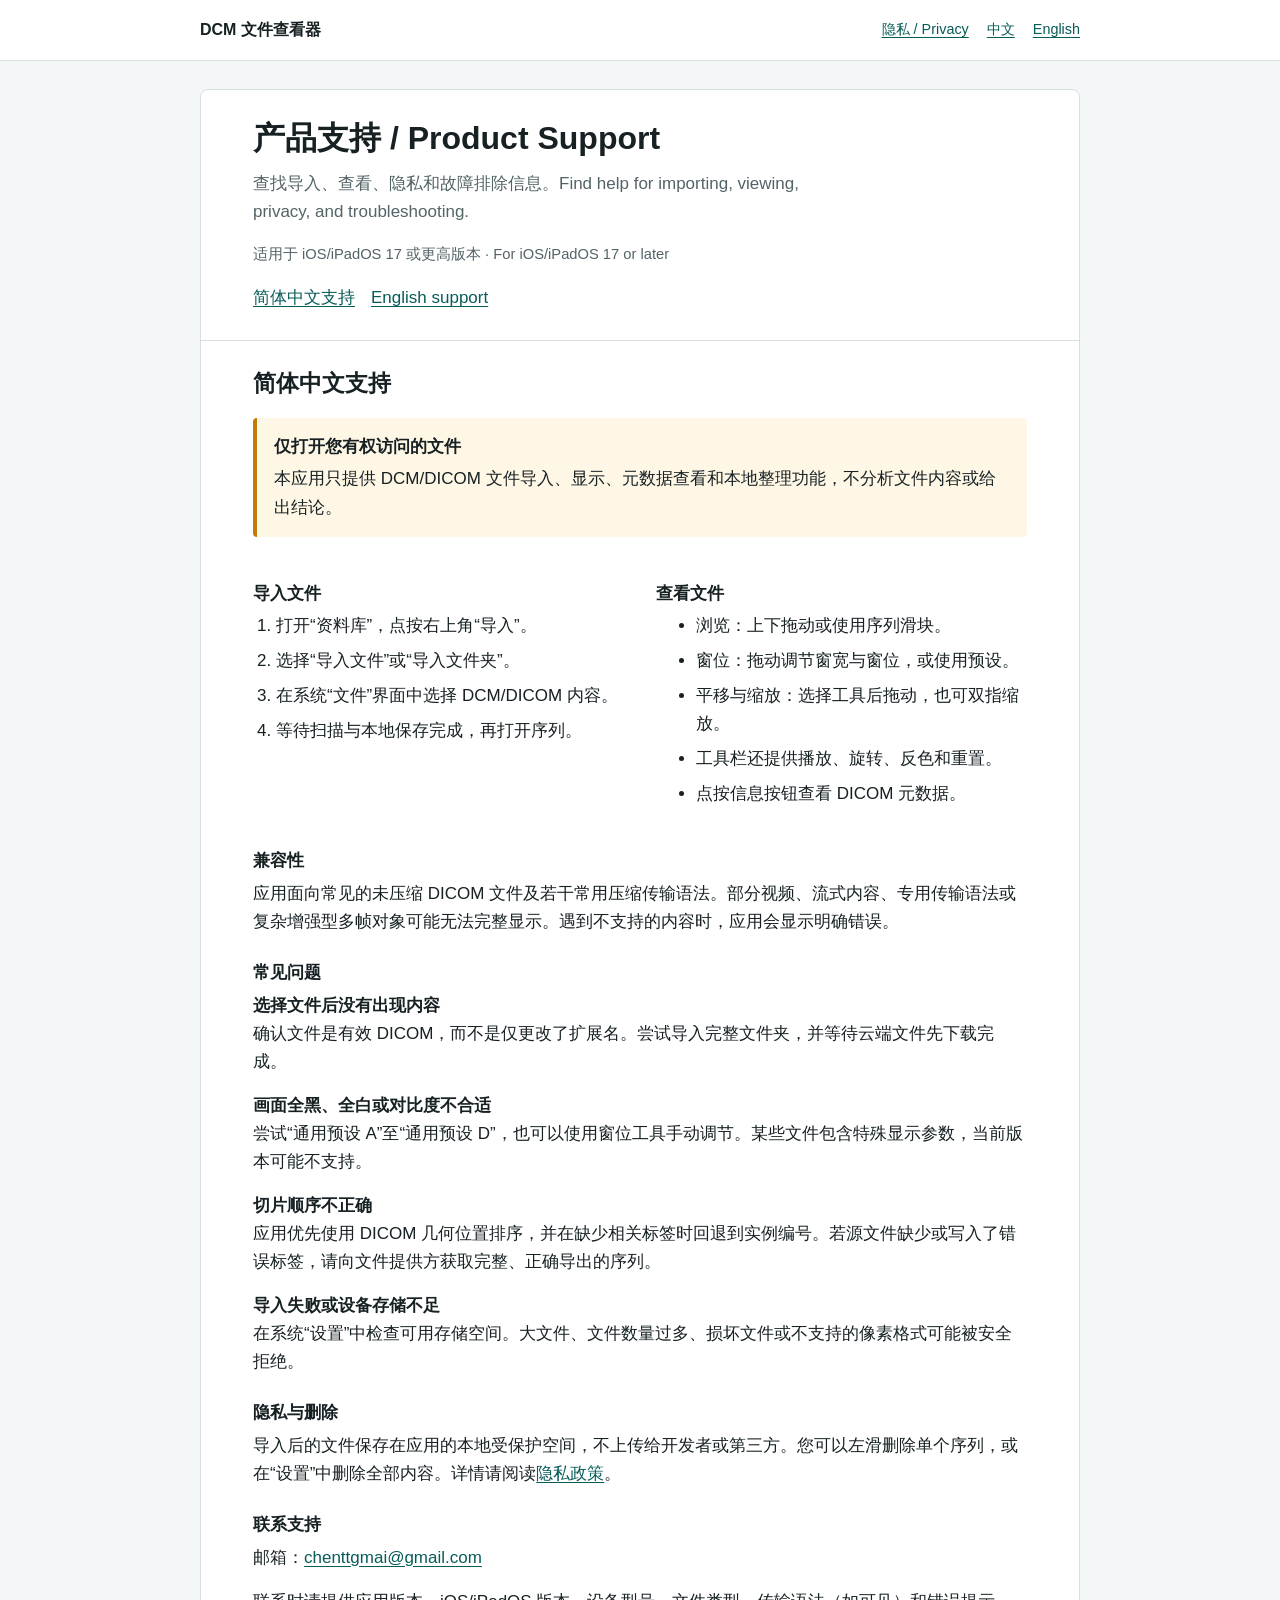
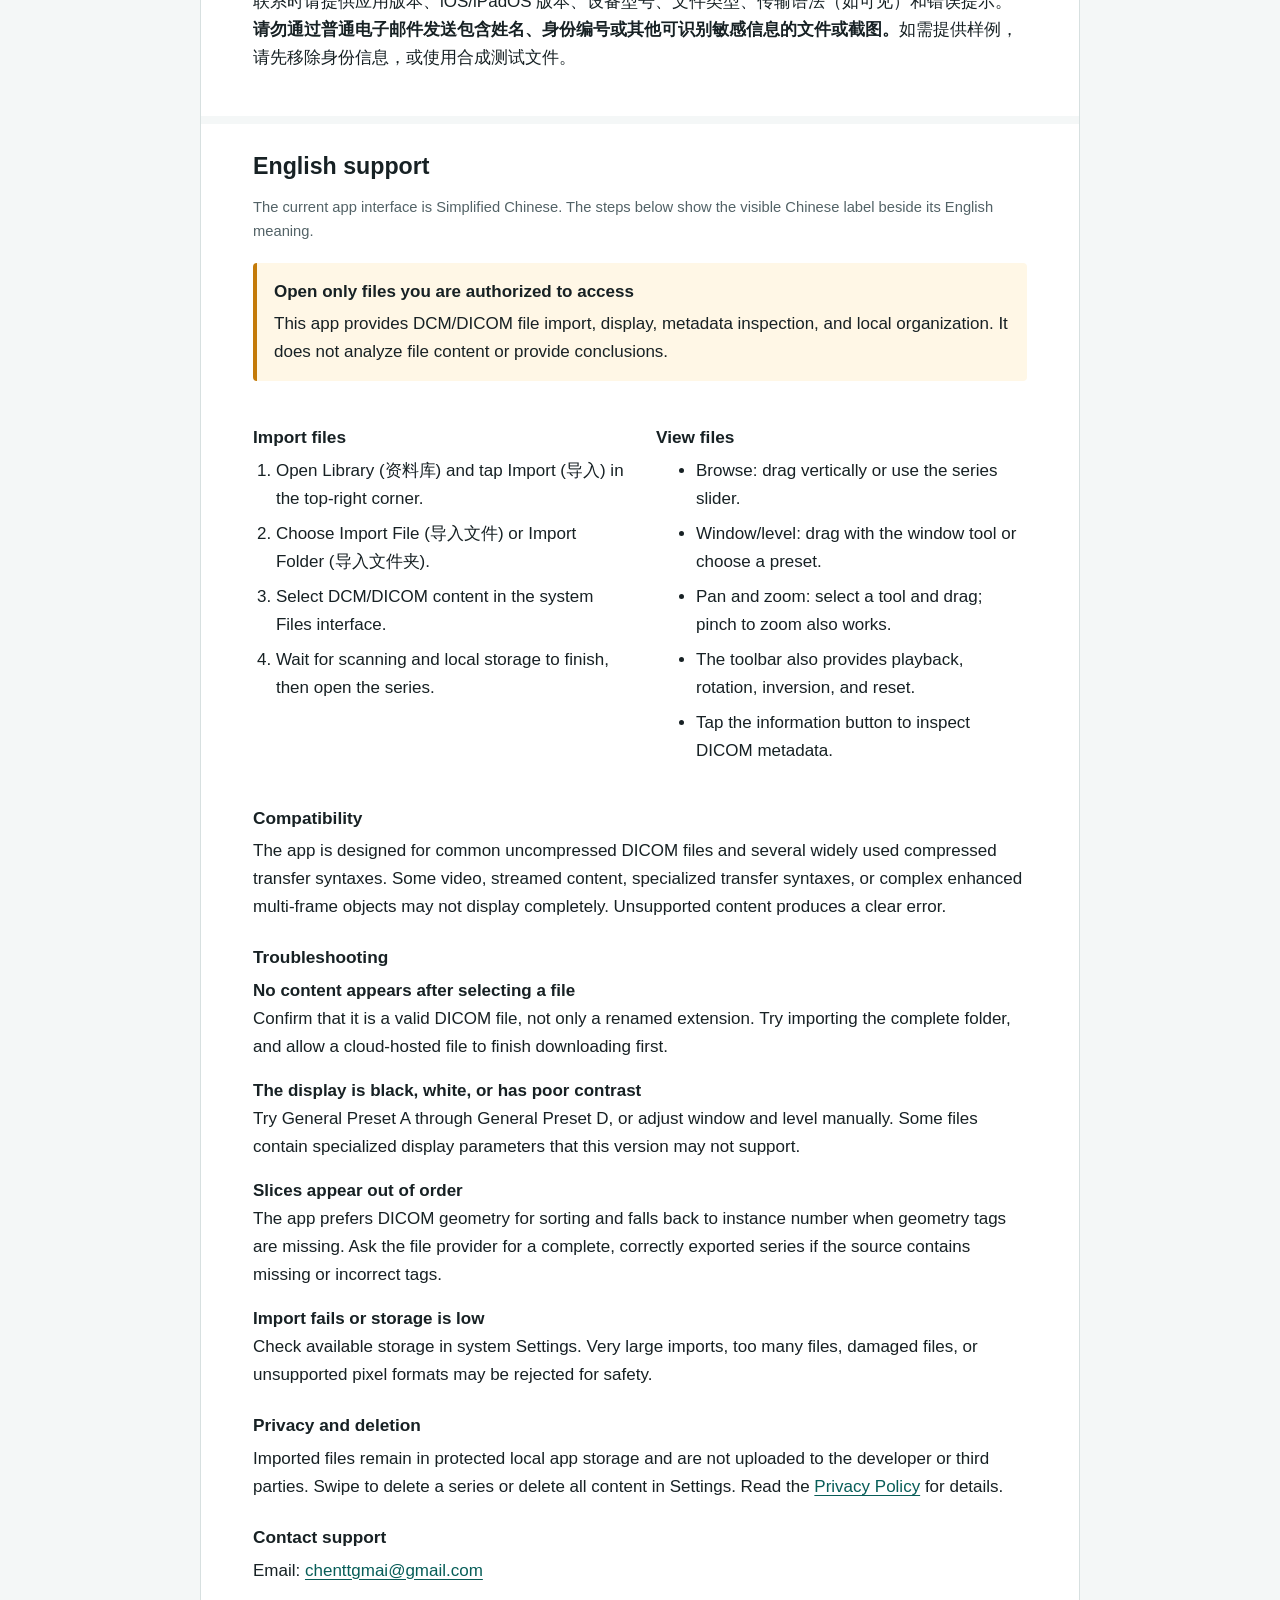
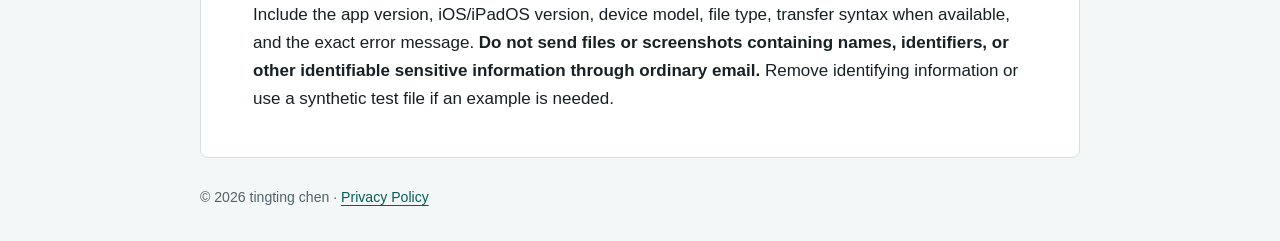
<file: index.html>
<!doctype html>
<html lang="zh-Hans">
<head>
  <meta charset="utf-8">
  <meta name="viewport" content="width=device-width, initial-scale=1">
  <meta http-equiv="refresh" content="0; url=support.html">
  <link rel="canonical" href="support.html">
  <title>DCM 文件查看器支持</title>
</head>
<body>
  <p><a href="support.html">打开 DCM 文件查看器支持页 / Open DCM File Viewer Support</a></p>
</body>
</html>
</file>
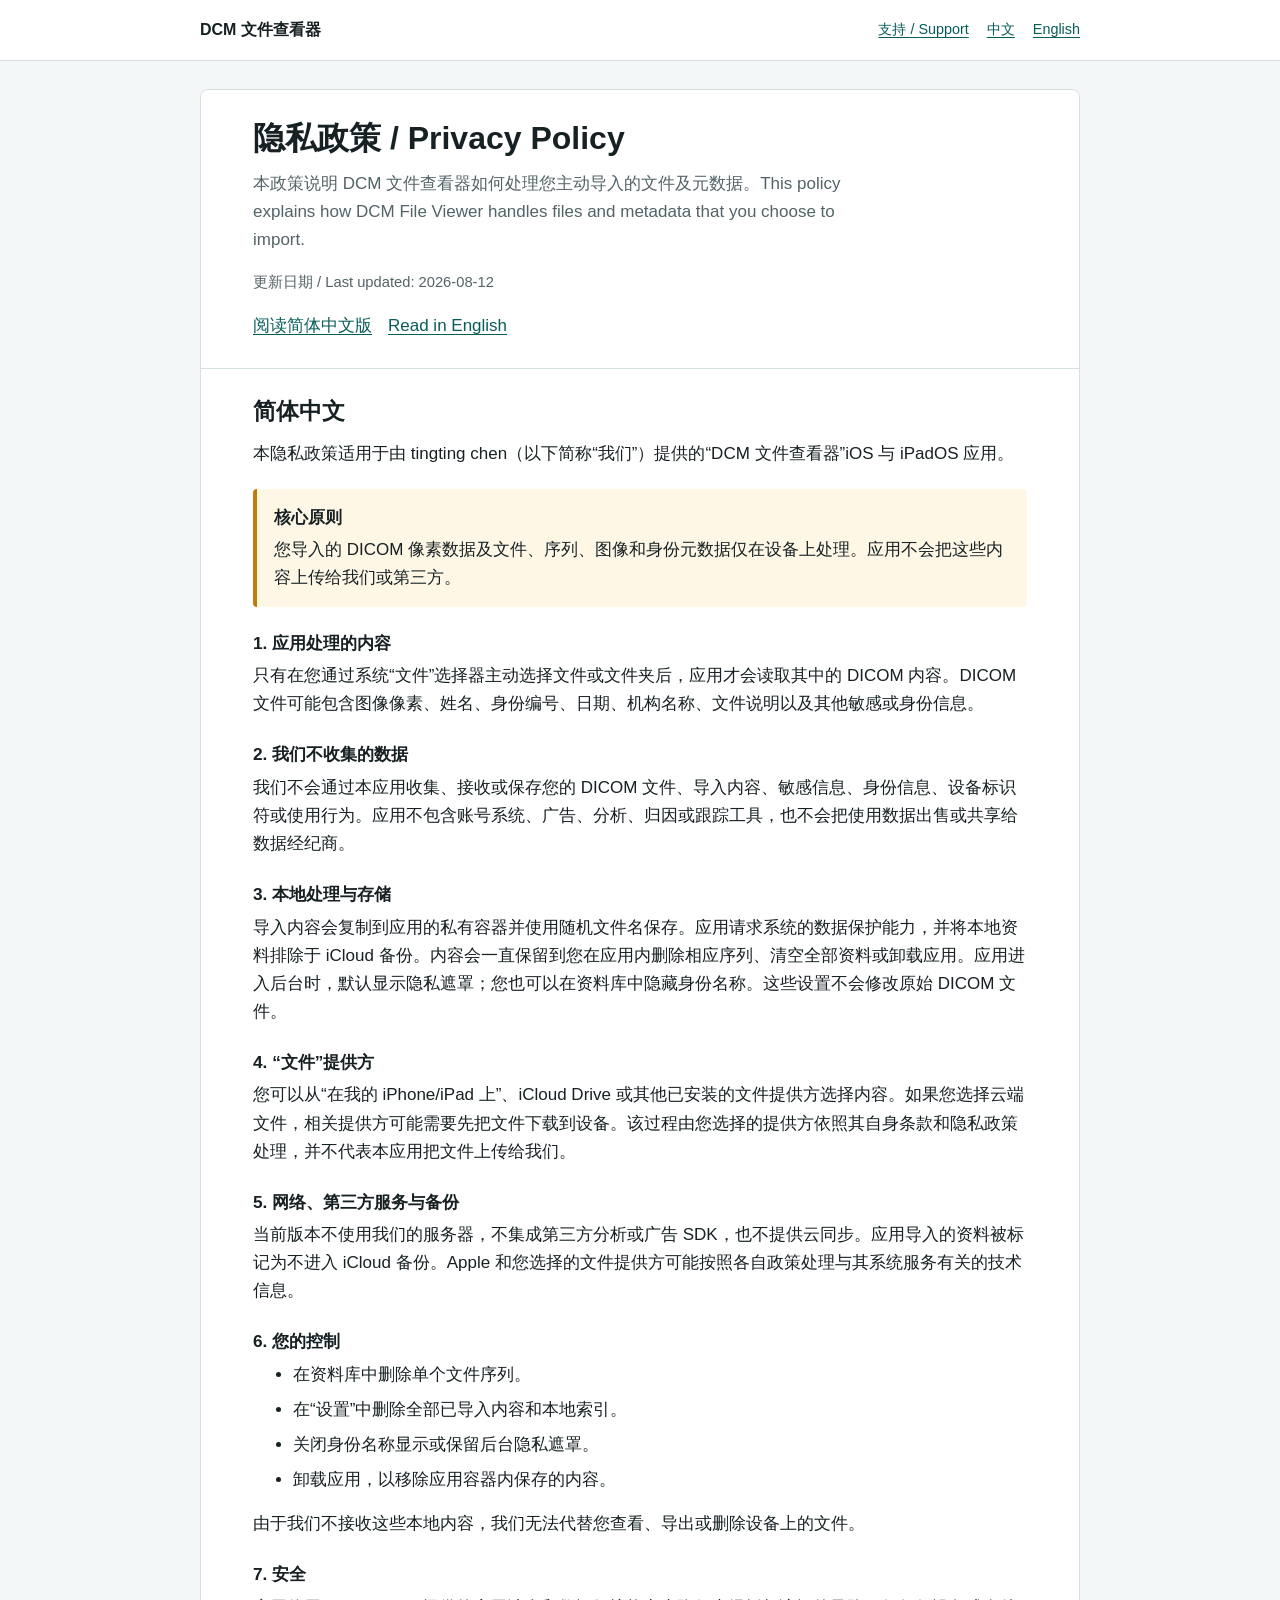
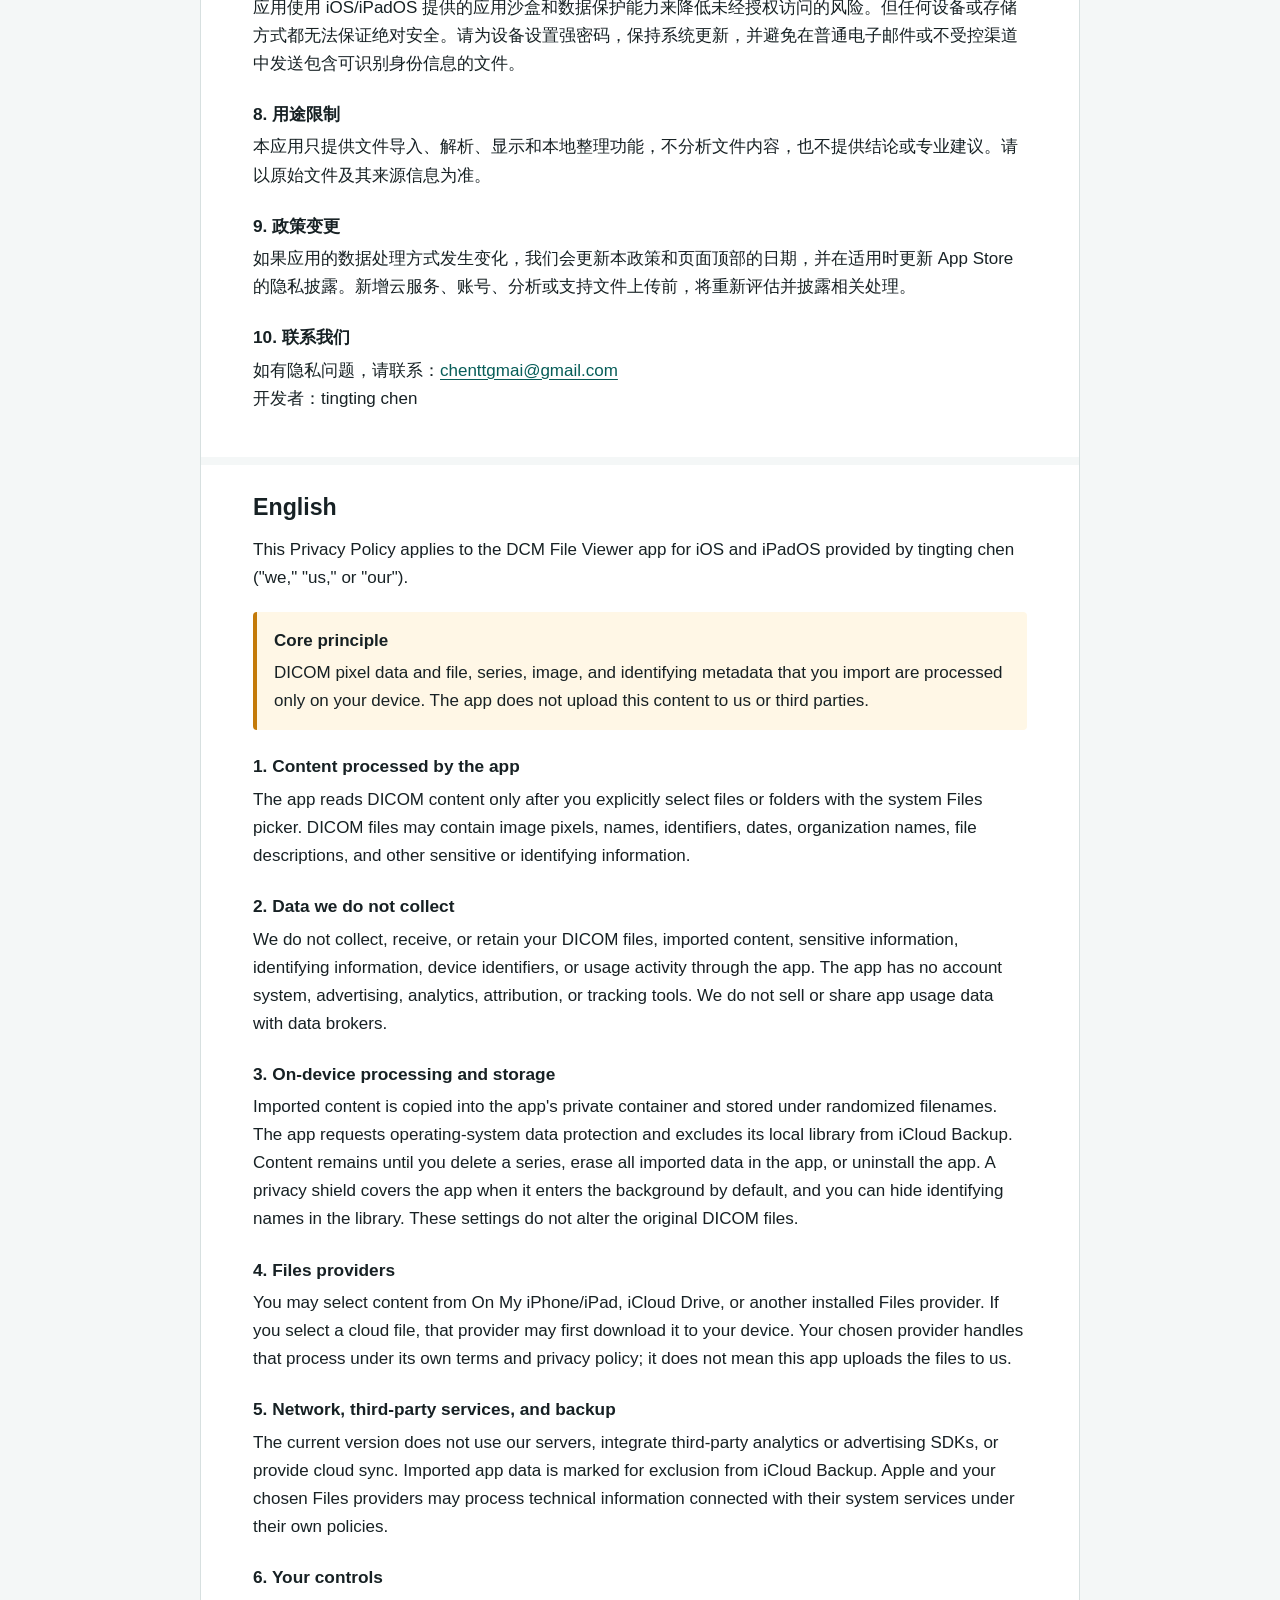
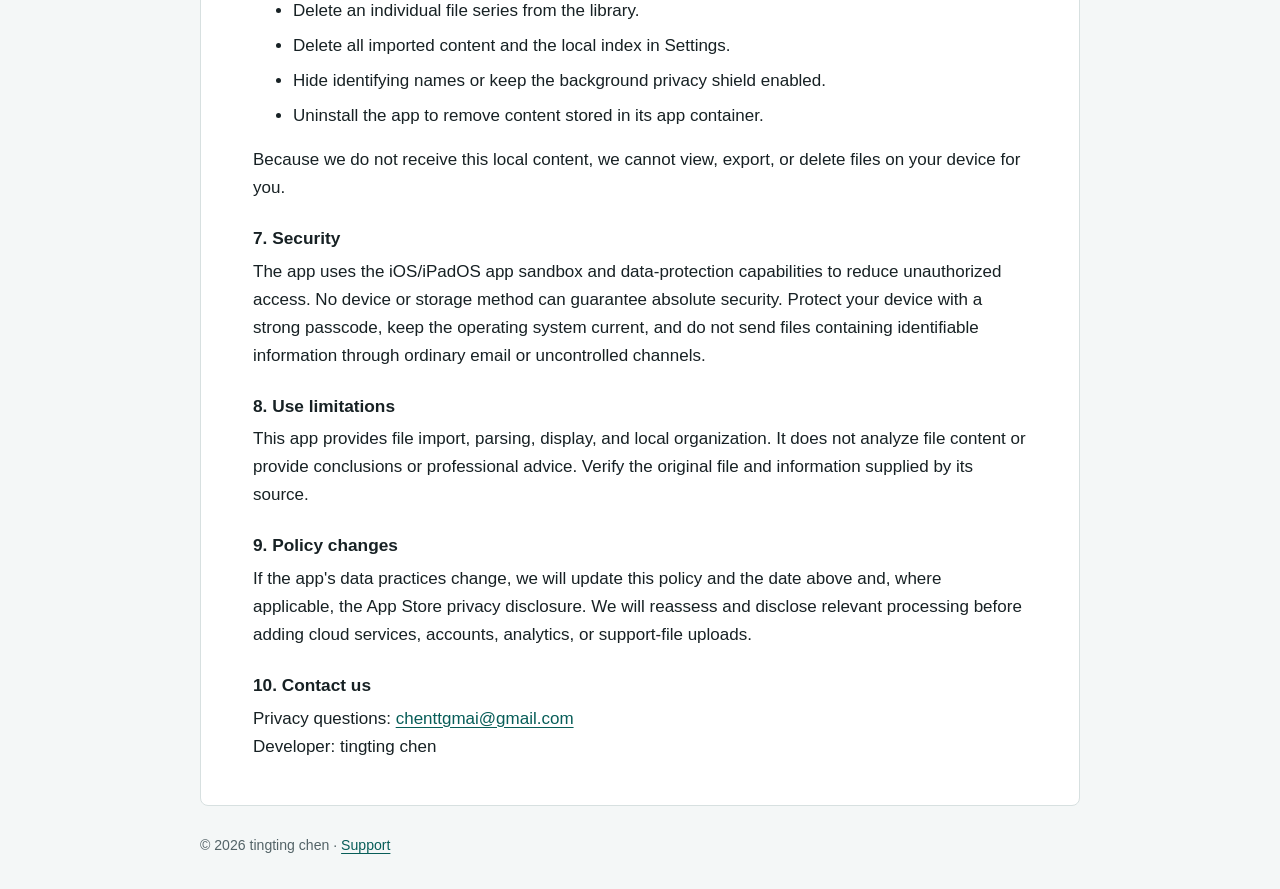
<file: privacy.html>
<!doctype html>
<html lang="zh-Hans">
<head>
  <meta charset="utf-8">
  <meta name="viewport" content="width=device-width, initial-scale=1">
  <meta name="description" content="DCM 文件查看器隐私政策 / DCM File Viewer Privacy Policy">
  <meta name="app-store-validation" content="DCM File Viewer Privacy Policy">
  <title>隐私政策 | DCM 文件查看器</title>
  <link rel="stylesheet" href="styles.css">
</head>
<body>
  <header class="site-header">
    <nav class="nav" aria-label="主导航">
      <a class="brand" href="support.html">DCM 文件查看器</a>
      <div class="nav-links">
        <a href="support.html">支持 / Support</a>
        <a href="#chinese">中文</a>
        <a href="#english">English</a>
      </div>
    </nav>
  </header>

  <main>
    <div class="intro">
      <h1>隐私政策 / Privacy Policy</h1>
      <p>本政策说明 DCM 文件查看器如何处理您主动导入的文件及元数据。This policy explains how DCM File Viewer handles files and metadata that you choose to import.</p>
      <p class="meta">更新日期 / Last updated: 2026-08-12</p>
      <div class="language-links">
        <a href="#chinese">阅读简体中文版</a>
        <a href="#english">Read in English</a>
      </div>
    </div>

    <article id="chinese" class="language-section" lang="zh-Hans">
      <h2>简体中文</h2>
      <p>本隐私政策适用于由 tingting chen（以下简称“我们”）提供的“DCM 文件查看器”iOS 与 iPadOS 应用。</p>

      <div class="notice">
        <strong>核心原则</strong>
        您导入的 DICOM 像素数据及文件、序列、图像和身份元数据仅在设备上处理。应用不会把这些内容上传给我们或第三方。
      </div>

      <h3>1. 应用处理的内容</h3>
      <p>只有在您通过系统“文件”选择器主动选择文件或文件夹后，应用才会读取其中的 DICOM 内容。DICOM 文件可能包含图像像素、姓名、身份编号、日期、机构名称、文件说明以及其他敏感或身份信息。</p>

      <h3>2. 我们不收集的数据</h3>
      <p>我们不会通过本应用收集、接收或保存您的 DICOM 文件、导入内容、敏感信息、身份信息、设备标识符或使用行为。应用不包含账号系统、广告、分析、归因或跟踪工具，也不会把使用数据出售或共享给数据经纪商。</p>

      <h3>3. 本地处理与存储</h3>
      <p>导入内容会复制到应用的私有容器并使用随机文件名保存。应用请求系统的数据保护能力，并将本地资料排除于 iCloud 备份。内容会一直保留到您在应用内删除相应序列、清空全部资料或卸载应用。应用进入后台时，默认显示隐私遮罩；您也可以在资料库中隐藏身份名称。这些设置不会修改原始 DICOM 文件。</p>

      <h3>4. “文件”提供方</h3>
      <p>您可以从“在我的 iPhone/iPad 上”、iCloud Drive 或其他已安装的文件提供方选择内容。如果您选择云端文件，相关提供方可能需要先把文件下载到设备。该过程由您选择的提供方依照其自身条款和隐私政策处理，并不代表本应用把文件上传给我们。</p>

      <h3>5. 网络、第三方服务与备份</h3>
      <p>当前版本不使用我们的服务器，不集成第三方分析或广告 SDK，也不提供云同步。应用导入的资料被标记为不进入 iCloud 备份。Apple 和您选择的文件提供方可能按照各自政策处理与其系统服务有关的技术信息。</p>

      <h3>6. 您的控制</h3>
      <ul>
        <li>在资料库中删除单个文件序列。</li>
        <li>在“设置”中删除全部已导入内容和本地索引。</li>
        <li>关闭身份名称显示或保留后台隐私遮罩。</li>
        <li>卸载应用，以移除应用容器内保存的内容。</li>
      </ul>
      <p>由于我们不接收这些本地内容，我们无法代替您查看、导出或删除设备上的文件。</p>

      <h3>7. 安全</h3>
      <p>应用使用 iOS/iPadOS 提供的应用沙盒和数据保护能力来降低未经授权访问的风险。但任何设备或存储方式都无法保证绝对安全。请为设备设置强密码，保持系统更新，并避免在普通电子邮件或不受控渠道中发送包含可识别身份信息的文件。</p>

      <h3>8. 用途限制</h3>
      <p>本应用只提供文件导入、解析、显示和本地整理功能，不分析文件内容，也不提供结论或专业建议。请以原始文件及其来源信息为准。</p>

      <h3>9. 政策变更</h3>
      <p>如果应用的数据处理方式发生变化，我们会更新本政策和页面顶部的日期，并在适用时更新 App Store 的隐私披露。新增云服务、账号、分析或支持文件上传前，将重新评估并披露相关处理。</p>

      <h3>10. 联系我们</h3>
      <p>如有隐私问题，请联系：<a href="mailto:chenttgmai@gmail.com">chenttgmai@gmail.com</a><br>开发者：tingting chen</p>
    </article>

    <article id="english" class="language-section" lang="en">
      <h2>English</h2>
      <p>This Privacy Policy applies to the DCM File Viewer app for iOS and iPadOS provided by tingting chen ("we," "us," or "our").</p>

      <div class="notice">
        <strong>Core principle</strong>
        DICOM pixel data and file, series, image, and identifying metadata that you import are processed only on your device. The app does not upload this content to us or third parties.
      </div>

      <h3>1. Content processed by the app</h3>
      <p>The app reads DICOM content only after you explicitly select files or folders with the system Files picker. DICOM files may contain image pixels, names, identifiers, dates, organization names, file descriptions, and other sensitive or identifying information.</p>

      <h3>2. Data we do not collect</h3>
      <p>We do not collect, receive, or retain your DICOM files, imported content, sensitive information, identifying information, device identifiers, or usage activity through the app. The app has no account system, advertising, analytics, attribution, or tracking tools. We do not sell or share app usage data with data brokers.</p>

      <h3>3. On-device processing and storage</h3>
      <p>Imported content is copied into the app's private container and stored under randomized filenames. The app requests operating-system data protection and excludes its local library from iCloud Backup. Content remains until you delete a series, erase all imported data in the app, or uninstall the app. A privacy shield covers the app when it enters the background by default, and you can hide identifying names in the library. These settings do not alter the original DICOM files.</p>

      <h3>4. Files providers</h3>
      <p>You may select content from On My iPhone/iPad, iCloud Drive, or another installed Files provider. If you select a cloud file, that provider may first download it to your device. Your chosen provider handles that process under its own terms and privacy policy; it does not mean this app uploads the files to us.</p>

      <h3>5. Network, third-party services, and backup</h3>
      <p>The current version does not use our servers, integrate third-party analytics or advertising SDKs, or provide cloud sync. Imported app data is marked for exclusion from iCloud Backup. Apple and your chosen Files providers may process technical information connected with their system services under their own policies.</p>

      <h3>6. Your controls</h3>
      <ul>
        <li>Delete an individual file series from the library.</li>
        <li>Delete all imported content and the local index in Settings.</li>
        <li>Hide identifying names or keep the background privacy shield enabled.</li>
        <li>Uninstall the app to remove content stored in its app container.</li>
      </ul>
      <p>Because we do not receive this local content, we cannot view, export, or delete files on your device for you.</p>

      <h3>7. Security</h3>
      <p>The app uses the iOS/iPadOS app sandbox and data-protection capabilities to reduce unauthorized access. No device or storage method can guarantee absolute security. Protect your device with a strong passcode, keep the operating system current, and do not send files containing identifiable information through ordinary email or uncontrolled channels.</p>

      <h3>8. Use limitations</h3>
      <p>This app provides file import, parsing, display, and local organization. It does not analyze file content or provide conclusions or professional advice. Verify the original file and information supplied by its source.</p>

      <h3>9. Policy changes</h3>
      <p>If the app's data practices change, we will update this policy and the date above and, where applicable, the App Store privacy disclosure. We will reassess and disclose relevant processing before adding cloud services, accounts, analytics, or support-file uploads.</p>

      <h3>10. Contact us</h3>
      <p>Privacy questions: <a href="mailto:chenttgmai@gmail.com">chenttgmai@gmail.com</a><br>Developer: tingting chen</p>
    </article>
  </main>

  <footer class="site-footer">
    <div class="footer-inner">&copy; 2026 tingting chen · <a href="support.html">Support</a></div>
  </footer>
</body>
</html>
</file>
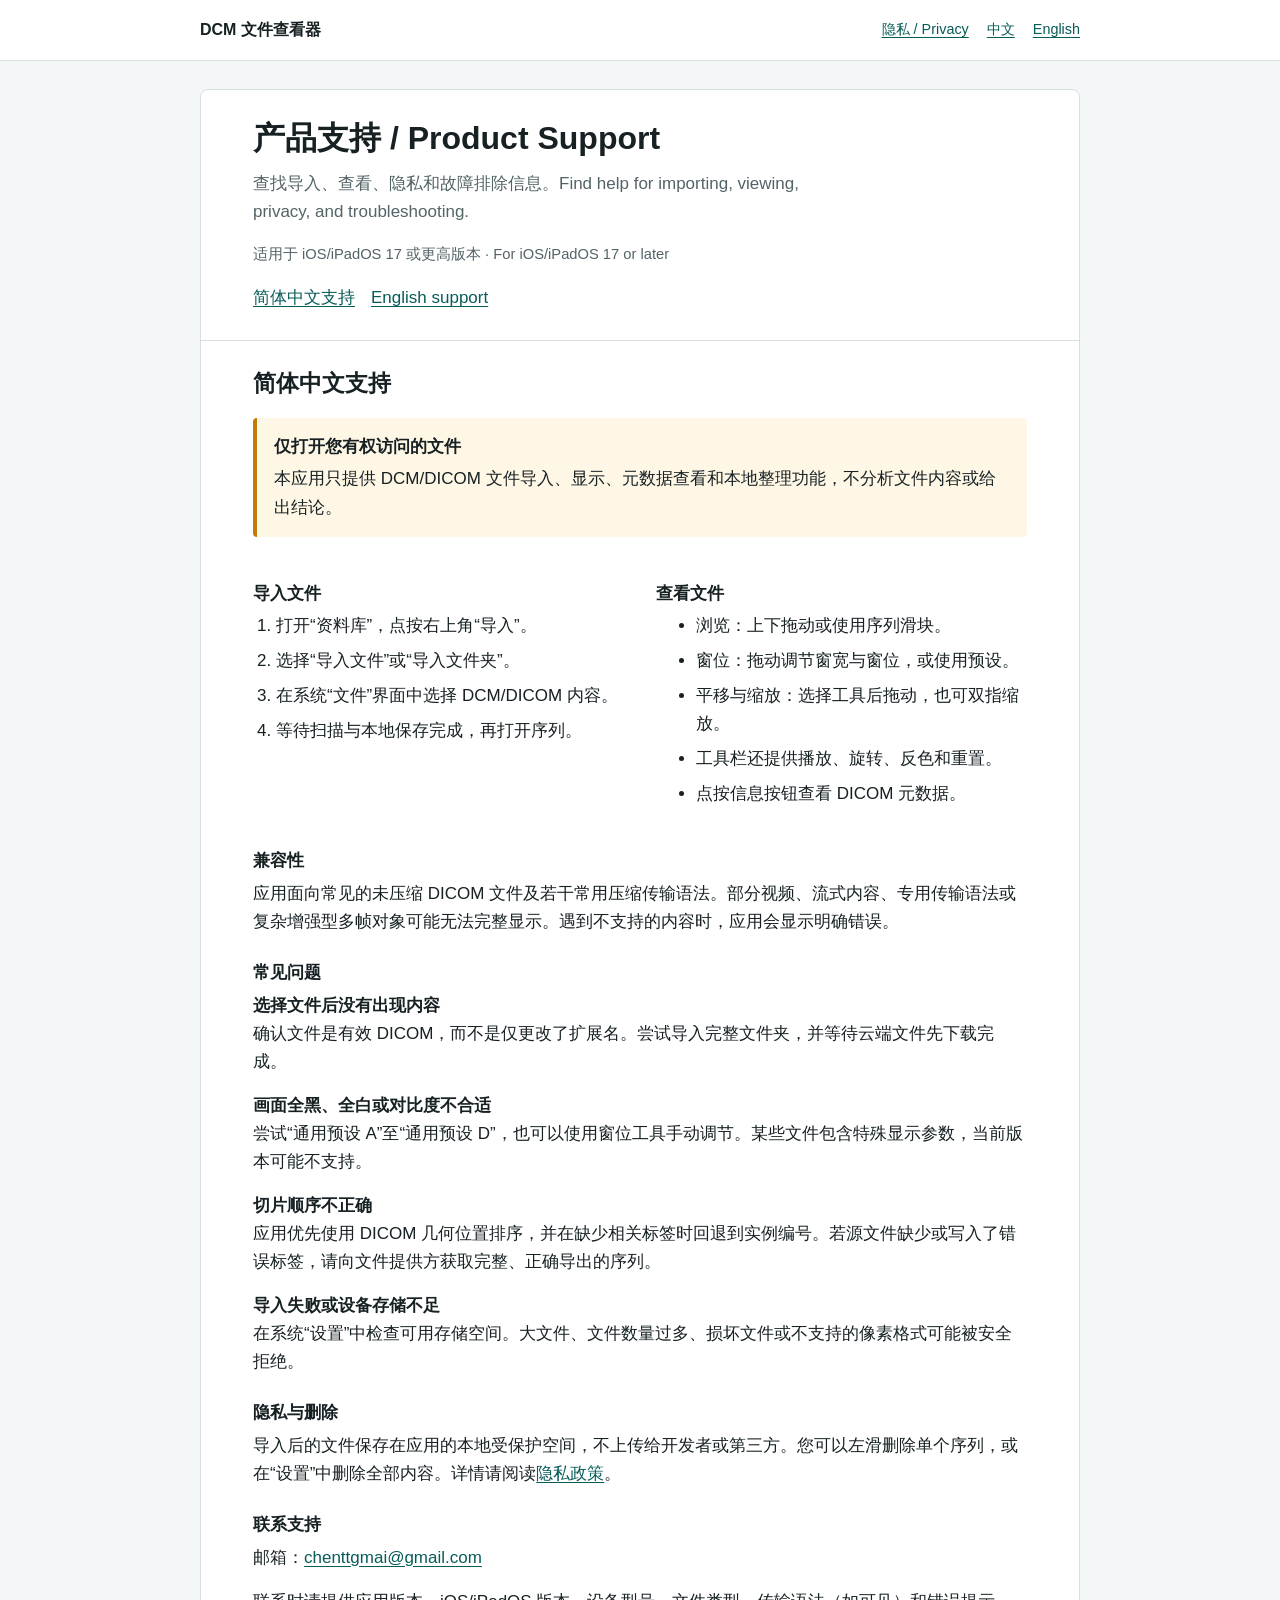
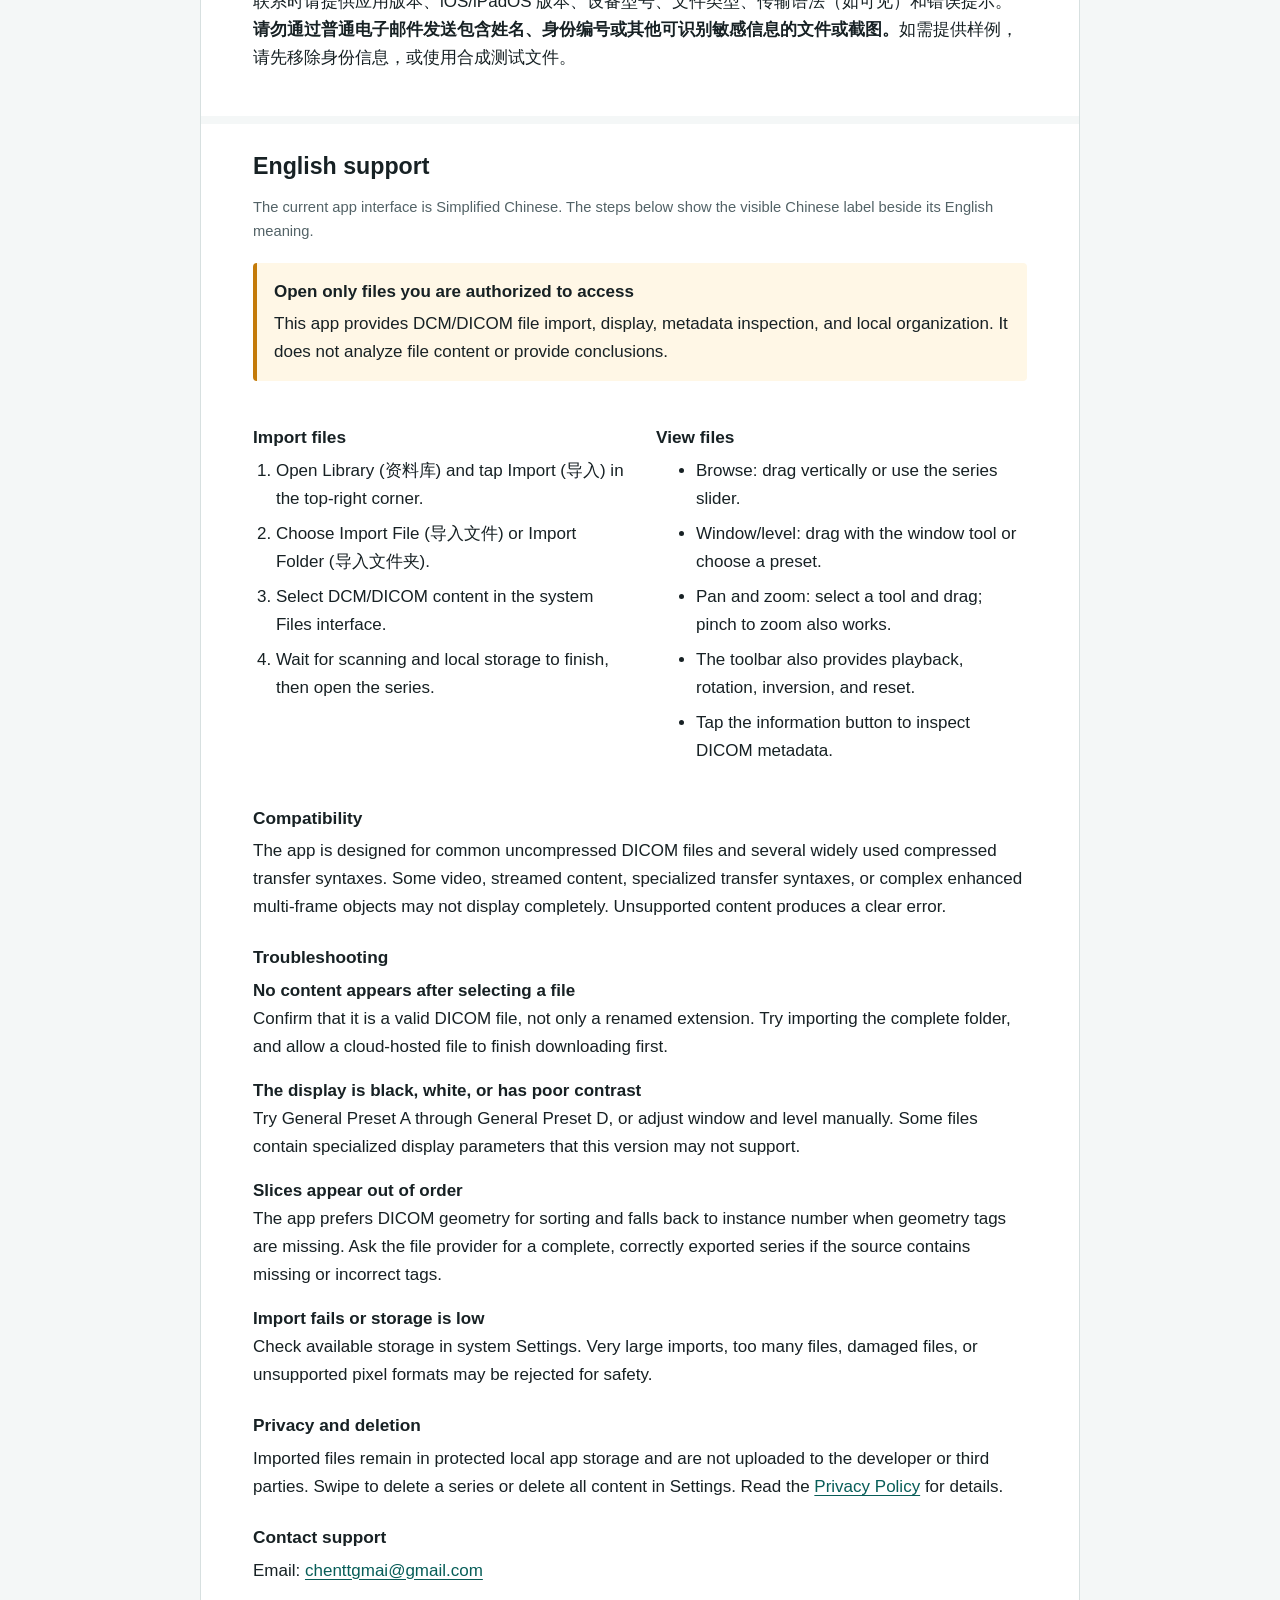
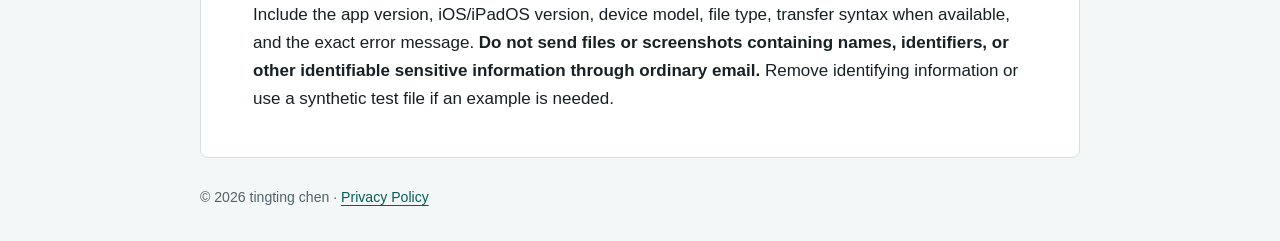
<file: support.html>
<!doctype html>
<html lang="zh-Hans">
<head>
  <meta charset="utf-8">
  <meta name="viewport" content="width=device-width, initial-scale=1">
  <meta name="description" content="DCM 文件查看器使用支持 / DCM File Viewer Support">
  <meta name="app-store-validation" content="DCM File Viewer Support">
  <title>支持 | DCM 文件查看器</title>
  <link rel="stylesheet" href="styles.css">
</head>
<body>
  <header class="site-header">
    <nav class="nav" aria-label="主导航">
      <a class="brand" href="support.html">DCM 文件查看器</a>
      <div class="nav-links">
        <a href="privacy.html">隐私 / Privacy</a>
        <a href="#chinese">中文</a>
        <a href="#english">English</a>
      </div>
    </nav>
  </header>

  <main>
    <div class="intro">
      <h1>产品支持 / Product Support</h1>
      <p>查找导入、查看、隐私和故障排除信息。Find help for importing, viewing, privacy, and troubleshooting.</p>
      <p class="meta">适用于 iOS/iPadOS 17 或更高版本 · For iOS/iPadOS 17 or later</p>
      <div class="language-links">
        <a href="#chinese">简体中文支持</a>
        <a href="#english">English support</a>
      </div>
    </div>

    <article id="chinese" class="language-section" lang="zh-Hans">
      <h2>简体中文支持</h2>

      <div class="notice">
        <strong>仅打开您有权访问的文件</strong>
        本应用只提供 DCM/DICOM 文件导入、显示、元数据查看和本地整理功能，不分析文件内容或给出结论。
      </div>

      <div class="support-grid">
        <section>
          <h3>导入文件</h3>
          <ol class="steps">
            <li>打开“资料库”，点按右上角“导入”。</li>
            <li>选择“导入文件”或“导入文件夹”。</li>
            <li>在系统“文件”界面中选择 DCM/DICOM 内容。</li>
            <li>等待扫描与本地保存完成，再打开序列。</li>
          </ol>
        </section>

        <section>
          <h3>查看文件</h3>
          <ul>
            <li>浏览：上下拖动或使用序列滑块。</li>
            <li>窗位：拖动调节窗宽与窗位，或使用预设。</li>
            <li>平移与缩放：选择工具后拖动，也可双指缩放。</li>
            <li>工具栏还提供播放、旋转、反色和重置。</li>
            <li>点按信息按钮查看 DICOM 元数据。</li>
          </ul>
        </section>
      </div>

      <h3>兼容性</h3>
      <p>应用面向常见的未压缩 DICOM 文件及若干常用压缩传输语法。部分视频、流式内容、专用传输语法或复杂增强型多帧对象可能无法完整显示。遇到不支持的内容时，应用会显示明确错误。</p>

      <h3>常见问题</h3>
      <p><strong>选择文件后没有出现内容</strong><br>确认文件是有效 DICOM，而不是仅更改了扩展名。尝试导入完整文件夹，并等待云端文件先下载完成。</p>
      <p><strong>画面全黑、全白或对比度不合适</strong><br>尝试“通用预设 A”至“通用预设 D”，也可以使用窗位工具手动调节。某些文件包含特殊显示参数，当前版本可能不支持。</p>
      <p><strong>切片顺序不正确</strong><br>应用优先使用 DICOM 几何位置排序，并在缺少相关标签时回退到实例编号。若源文件缺少或写入了错误标签，请向文件提供方获取完整、正确导出的序列。</p>
      <p><strong>导入失败或设备存储不足</strong><br>在系统“设置”中检查可用存储空间。大文件、文件数量过多、损坏文件或不支持的像素格式可能被安全拒绝。</p>

      <h3>隐私与删除</h3>
      <p>导入后的文件保存在应用的本地受保护空间，不上传给开发者或第三方。您可以左滑删除单个序列，或在“设置”中删除全部内容。详情请阅读<a href="privacy.html">隐私政策</a>。</p>

      <h3>联系支持</h3>
      <p>邮箱：<a href="mailto:chenttgmai@gmail.com">chenttgmai@gmail.com</a></p>
      <p>联系时请提供应用版本、iOS/iPadOS 版本、设备型号、文件类型、传输语法（如可见）和错误提示。<strong>请勿通过普通电子邮件发送包含姓名、身份编号或其他可识别敏感信息的文件或截图。</strong>如需提供样例，请先移除身份信息，或使用合成测试文件。</p>
    </article>

    <article id="english" class="language-section" lang="en">
      <h2>English support</h2>

      <p class="meta">The current app interface is Simplified Chinese. The steps below show the visible Chinese label beside its English meaning.</p>

      <div class="notice">
        <strong>Open only files you are authorized to access</strong>
        This app provides DCM/DICOM file import, display, metadata inspection, and local organization. It does not analyze file content or provide conclusions.
      </div>

      <div class="support-grid">
        <section>
          <h3>Import files</h3>
          <ol class="steps">
            <li>Open Library (资料库) and tap Import (导入) in the top-right corner.</li>
            <li>Choose Import File (导入文件) or Import Folder (导入文件夹).</li>
            <li>Select DCM/DICOM content in the system Files interface.</li>
            <li>Wait for scanning and local storage to finish, then open the series.</li>
          </ol>
        </section>

        <section>
          <h3>View files</h3>
          <ul>
            <li>Browse: drag vertically or use the series slider.</li>
            <li>Window/level: drag with the window tool or choose a preset.</li>
            <li>Pan and zoom: select a tool and drag; pinch to zoom also works.</li>
            <li>The toolbar also provides playback, rotation, inversion, and reset.</li>
            <li>Tap the information button to inspect DICOM metadata.</li>
          </ul>
        </section>
      </div>

      <h3>Compatibility</h3>
      <p>The app is designed for common uncompressed DICOM files and several widely used compressed transfer syntaxes. Some video, streamed content, specialized transfer syntaxes, or complex enhanced multi-frame objects may not display completely. Unsupported content produces a clear error.</p>

      <h3>Troubleshooting</h3>
      <p><strong>No content appears after selecting a file</strong><br>Confirm that it is a valid DICOM file, not only a renamed extension. Try importing the complete folder, and allow a cloud-hosted file to finish downloading first.</p>
      <p><strong>The display is black, white, or has poor contrast</strong><br>Try General Preset A through General Preset D, or adjust window and level manually. Some files contain specialized display parameters that this version may not support.</p>
      <p><strong>Slices appear out of order</strong><br>The app prefers DICOM geometry for sorting and falls back to instance number when geometry tags are missing. Ask the file provider for a complete, correctly exported series if the source contains missing or incorrect tags.</p>
      <p><strong>Import fails or storage is low</strong><br>Check available storage in system Settings. Very large imports, too many files, damaged files, or unsupported pixel formats may be rejected for safety.</p>

      <h3>Privacy and deletion</h3>
      <p>Imported files remain in protected local app storage and are not uploaded to the developer or third parties. Swipe to delete a series or delete all content in Settings. Read the <a href="privacy.html#english">Privacy Policy</a> for details.</p>

      <h3>Contact support</h3>
      <p>Email: <a href="mailto:chenttgmai@gmail.com">chenttgmai@gmail.com</a></p>
      <p>Include the app version, iOS/iPadOS version, device model, file type, transfer syntax when available, and the exact error message. <strong>Do not send files or screenshots containing names, identifiers, or other identifiable sensitive information through ordinary email.</strong> Remove identifying information or use a synthetic test file if an example is needed.</p>
    </article>
  </main>

  <footer class="site-footer">
    <div class="footer-inner">&copy; 2026 tingting chen · <a href="privacy.html">Privacy Policy</a></div>
  </footer>
</body>
</html>
</file>
<file: styles.css>
:root {
  color-scheme: light dark;
  --page: #f4f7f7;
  --surface: #ffffff;
  --text: #172124;
  --muted: #536367;
  --border: #d7e0e0;
  --accent: #087a72;
  --accent-dark: #075d58;
  --warning-bg: #fff7e6;
  --warning-border: #c47a08;
  --placeholder-bg: #fff0c7;
  --placeholder-text: #744800;
}

* {
  box-sizing: border-box;
}

html {
  scroll-behavior: smooth;
}

body {
  margin: 0;
  background: var(--page);
  color: var(--text);
  font-family: -apple-system, BlinkMacSystemFont, "Segoe UI", sans-serif;
  font-size: 17px;
  line-height: 1.65;
  letter-spacing: 0;
}

a {
  color: var(--accent-dark);
  text-underline-offset: 0.18em;
}

a:focus-visible {
  outline: 3px solid var(--accent);
  outline-offset: 3px;
}

.site-header {
  background: var(--surface);
  border-bottom: 1px solid var(--border);
}

.nav,
main,
.footer-inner {
  width: min(100% - 32px, 880px);
  margin-inline: auto;
}

.nav {
  min-height: 60px;
  display: flex;
  align-items: center;
  justify-content: space-between;
  gap: 16px;
  flex-wrap: wrap;
  padding-block: 10px;
}

.brand {
  color: var(--text);
  font-size: 1rem;
  font-weight: 700;
  text-decoration: none;
}

.nav-links {
  display: flex;
  gap: 18px;
  flex-wrap: wrap;
  font-size: 0.9rem;
}

main {
  background: var(--surface);
  margin-block: 28px;
  border: 1px solid var(--border);
  border-radius: 8px;
  overflow: hidden;
}

.intro,
.content-section,
.language-section {
  padding: 28px clamp(20px, 5vw, 52px);
}

.intro {
  border-bottom: 1px solid var(--border);
}

.intro p {
  max-width: 64ch;
  color: var(--muted);
}

h1,
h2,
h3 {
  line-height: 1.25;
  letter-spacing: 0;
}

h1 {
  margin: 0 0 12px;
  font-size: 2rem;
}

h2 {
  margin: 0 0 14px;
  font-size: 1.45rem;
}

h3 {
  margin: 26px 0 8px;
  font-size: 1.08rem;
}

p,
ul,
ol {
  margin-block: 0 16px;
}

li + li {
  margin-top: 7px;
}

.language-links {
  display: flex;
  gap: 16px;
  flex-wrap: wrap;
  margin-top: 18px;
}

.language-section + .language-section {
  border-top: 8px solid var(--page);
}

.content-section + .content-section {
  border-top: 1px solid var(--border);
}

.notice {
  margin: 20px 0;
  padding: 15px 17px;
  background: var(--warning-bg);
  border-left: 4px solid var(--warning-border);
  border-radius: 4px;
}

.notice strong {
  display: block;
  margin-bottom: 4px;
}

.placeholder {
  padding: 2px 5px;
  background: var(--placeholder-bg);
  color: var(--placeholder-text);
  border-radius: 3px;
  font-weight: 700;
  overflow-wrap: anywhere;
}

.meta {
  color: var(--muted);
  font-size: 0.92rem;
}

.steps {
  padding-left: 1.35em;
}

.support-grid {
  display: grid;
  grid-template-columns: repeat(2, minmax(0, 1fr));
  gap: 0 32px;
}

.site-footer {
  padding: 0 0 32px;
  color: var(--muted);
  font-size: 0.88rem;
}

@media (max-width: 640px) {
  body {
    font-size: 16px;
  }

  main {
    width: 100%;
    margin-block: 0 24px;
    border-inline: 0;
    border-radius: 0;
  }

  .support-grid {
    grid-template-columns: 1fr;
  }

  h1 {
    font-size: 1.7rem;
  }
}

@media (prefers-color-scheme: dark) {
  :root {
    --page: #111719;
    --surface: #182124;
    --text: #eef5f4;
    --muted: #afbfbd;
    --border: #344447;
    --accent: #49c9bd;
    --accent-dark: #72ded4;
    --warning-bg: #382b13;
    --warning-border: #e3a840;
    --placeholder-bg: #493914;
    --placeholder-text: #ffdc8a;
  }
}
</file>
